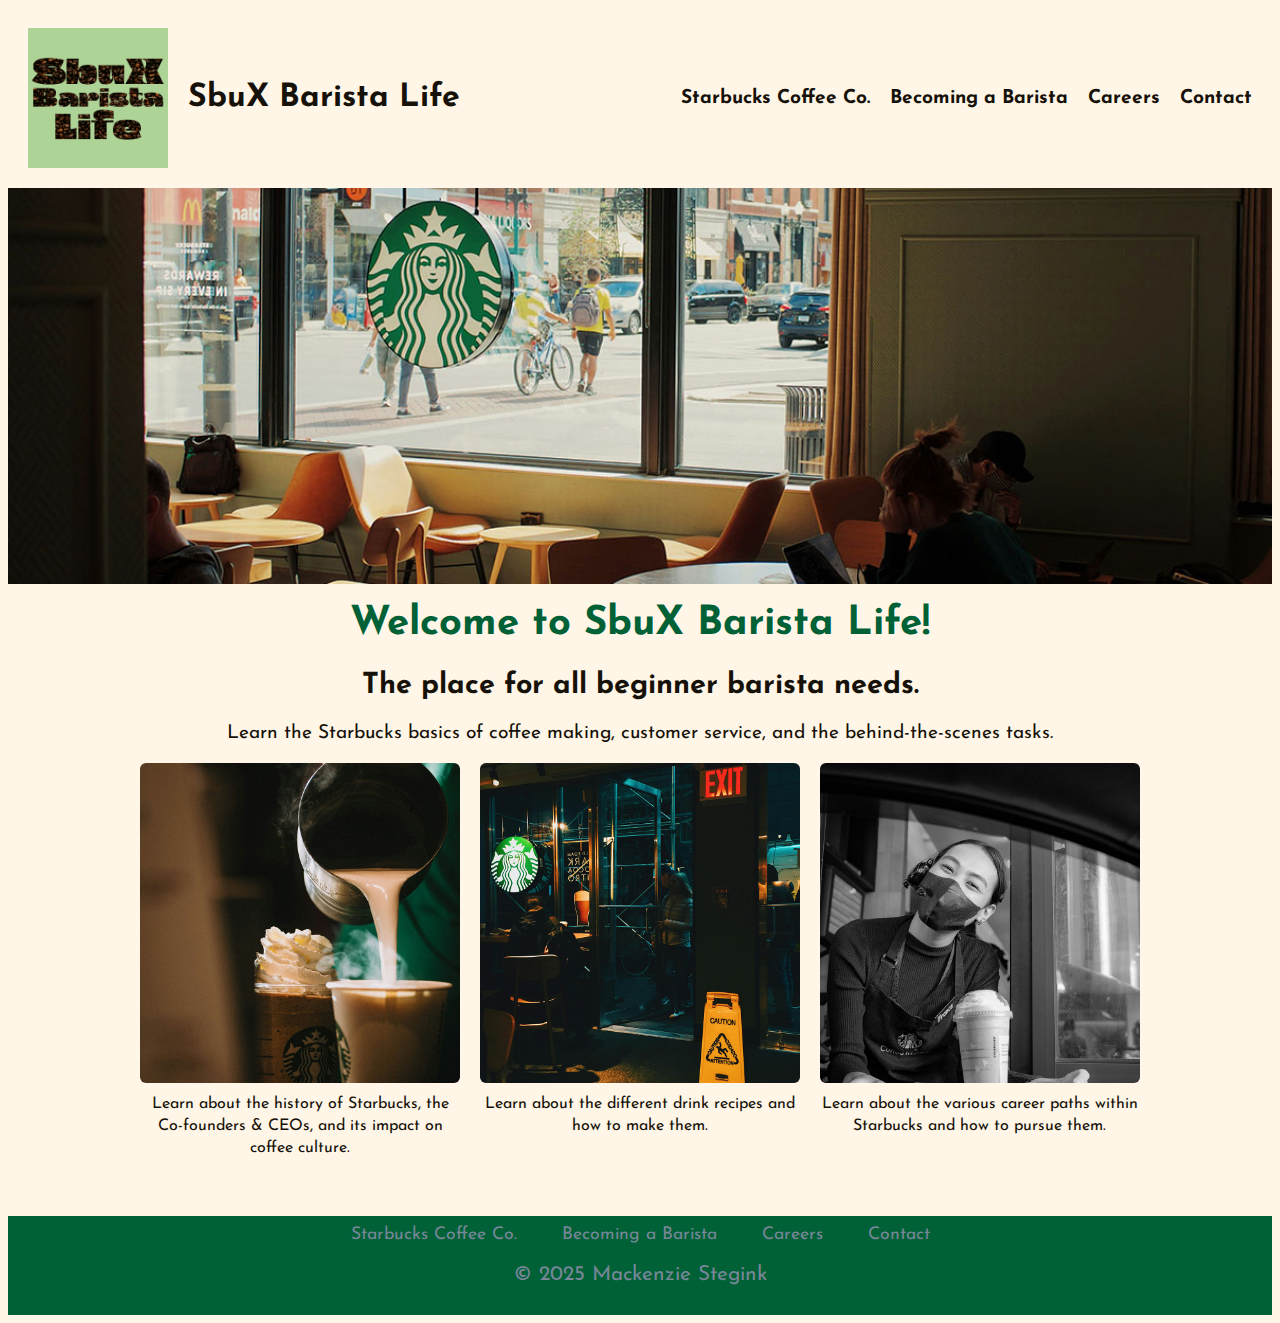
<file: index.html>
<!DOCTYPE html>
<html lang="en">
<head>
    <meta charset="UTF-8">
    <meta name="viewport" content="width=device-width, initial-scale=1.0">
    <meta name="author" content="Mackenzie Stegink">
    <meta name="description" content="Home page of SbuX Barista Life website">
    <title>SbuX Barista Life</title>
    <link rel="stylesheet" href="styles.css">
    <link rel="preconnect" href="https://fonts.googleapis.com">
    <link rel="preconnect" href="https://fonts.gstatic.com" crossorigin>
    <!-- Request Josefin Sans weights 200, 400, 700 -->
    <link href="https://fonts.googleapis.com/css2?family=Josefin+Sans:wght@200;400;700&display=swap" rel="stylesheet">
</head>
<body>
    <header>
        <div class="logo">
            <a href="index.html" class="logo-link">
                <img src="images/Logo_BaristaLife.png" alt="SbuX Barista Life logo" class="logo-img">
                <h1 class="site-title">SbuX Barista Life</h1>
            </a>
        </div>
        <nav>
            <ul>
                <li><a href="starbuckscoffee.html">Starbucks&nbsp;Coffee&nbsp;Co.</a></li>
                <li><a href="barista.html">Becoming&nbsp;a&nbsp;Barista</a></li>
                <li><a href="careers.html">Careers</a></li>
                <li><a href="contact.html">Contact</a></li>
            </ul>
        </nav>
    </header>
    <main>
        <div class="hero">
            <img src="images/insidesbucks.jpg" alt="Inside a Starbucks store with customers studying and a view of the city">
        <h1>Welcome to SbuX Barista Life!</h1>
        <h2>The place for all beginner barista needs.</h2>
        <p class="tag">Learn the Starbucks basics of coffee making, customer service, and the behind-the-scenes tasks.</p>
        <div class="page-previews">
  <div class="preview-item">
    <a href="starbuckscoffee.html">
      <img src="images/sbucksmilkpour.jpg" alt="Latte pour">
    </a>
    <p>Learn about the history of Starbucks, the Co-founders & CEOs, and its impact on coffee culture.</p>
  </div>

  <div class="preview-item">
    <a href="barista.html">
      <img src="images/nightsbucks.jpg" alt="Store at night">
    </a>
    <p>Learn about the different drink recipes and how to make them.</p>
  </div>

  <div class="preview-item">
    <a href="careers.html">
      <img src="images/sbucksdtbarista.jpg" alt="Drive-thru barista">
    </a>
    <p>Learn about the various career paths within Starbucks and how to pursue them.</p>
  </div>
</div>

        <!-- <div class="page-previews">
            <a href="starbuckscoffee.html"><img src="images/sbucksmilkpour.jpg" alt="A barista pouring steamed milk into a cup of espresso to make a latte"></a> 
            <a href="barista.html"><img src="images/nightsbucks.jpg" alt="A Starbucks store at night with many customers and a wet floor sign"></a>
            <a href="careers.html"><img src="images/sbucksdtbarista.jpg" alt="A Starbucks drive-thru barista handing a cup of coffee to a customer in a car"></a>
        </div> -->
    </main>
    <footer>
      <a href="starbuckscoffee.html">Starbucks&nbsp;Coffee&nbsp;Co.</a>
        <a href="barista.html">Becoming&nbsp;a&nbsp;Barista</a>
        <a href="careers.html">Careers</a>
        <a href="contact.html">Contact</a>
        <p>&copy; 2025 Mackenzie Stegink</p>
    </footer>
</body>
</html>
</file>
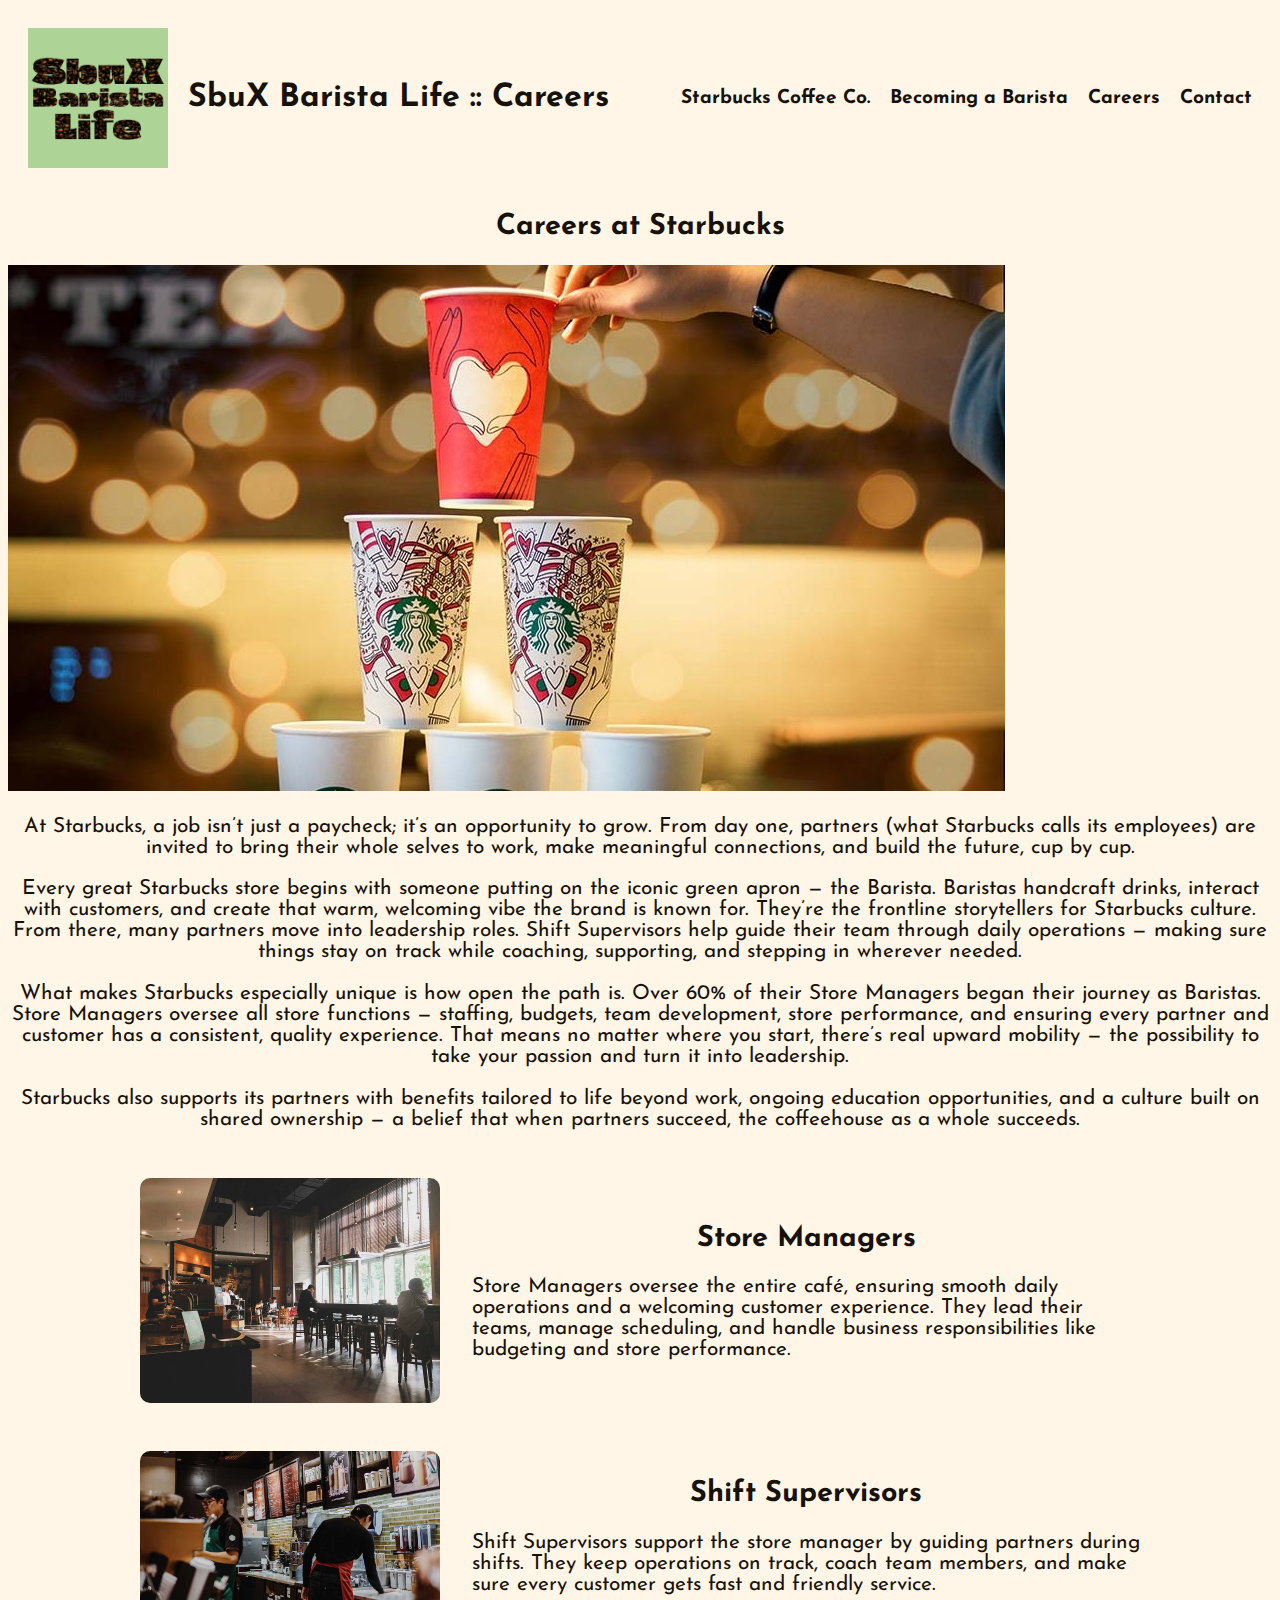
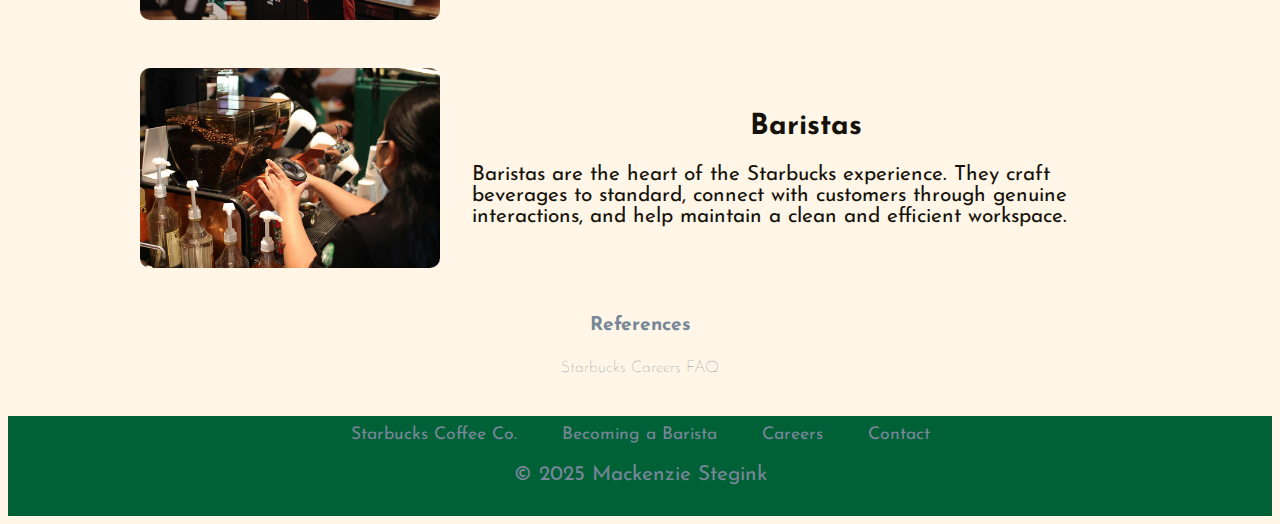
<file: careers.html>
<!DOCTYPE html>
<html lang="en">
<head>
    <meta charset="UTF-8">
    <meta name="viewport" content="width=device-width, initial-scale=1.0">
    <meta name="author" content="Mackenzie Stegink">
    <meta name="description" content="Careers page for SbuX Barista Life website">
    <title>SbuX Barista Life</title>
    <link rel="stylesheet" href="styles.css">
    <link rel="preconnect" href="https://fonts.googleapis.com">
    <link rel="preconnect" href="https://fonts.gstatic.com" crossorigin>
    <!-- Request Josefin Sans weights 200, 400, 700 -->
    <link href="https://fonts.googleapis.com/css2?family=Josefin+Sans:wght@200;400;700&display=swap" rel="stylesheet">
</head>
<body>
    <header>
        <div class="logo">
            <a href="index.html" class="logo-link">
                <img src="images/Logo_BaristaLife.png" alt="SbuX Barista Life logo" class="logo-img">
                <h1 class="site-title">SbuX Barista Life :: Careers</h1>
            </a>
        </div>
        <nav>
            <ul>
                <li><a href="starbuckscoffee.html">Starbucks&nbsp;Coffee&nbsp;Co.</a></li>
                <li><a href="barista.html">Becoming&nbsp;a&nbsp;Barista</a></li>
                <li><a href="careers.html">Careers</a></li>
                <li><a href="contact.html">Contact</a></li>
            </ul>
        </nav>
    </header>
    <main>
        <h2>Careers at Starbucks</h2>
            <img class="career-hero" src="images/sbuckswrittencups.jpg" alt="Stack of Starbucks cups with writing on them" >
        <section class="career-hero">
            <p>At Starbucks, a job isn’t just a paycheck; it’s an opportunity to grow. From day one, partners (what Starbucks calls its employees) are invited to bring their whole selves to work, make meaningful connections, and build the future, cup by cup.</p>

            <p>Every great Starbucks store begins with someone putting on the iconic green apron — the Barista. Baristas handcraft drinks, interact with customers, and create that warm, welcoming vibe the brand is known for. They’re the frontline storytellers for Starbucks culture. From there, many partners move into leadership roles. Shift Supervisors help guide their team through daily operations — making sure things stay on track while coaching, supporting, and stepping in wherever needed.</p>

            <p>What makes Starbucks especially unique is how open the path is. Over 60% of their Store Managers began their journey as Baristas. Store Managers oversee all store functions — staffing, budgets, team development, store performance, and ensuring every partner and customer has a consistent, quality experience. That means no matter where you start, there’s real upward mobility — the possibility to take your passion and turn it into leadership.</p>

            <p>Starbucks also supports its partners with benefits tailored to life beyond work, ongoing education opportunities, and a culture built on shared ownership — a belief that when partners succeed, the coffeehouse as a whole succeeds.</p>
    </section>    
        <!-- Section: Store Managers -->
    <section class="career-block">
      <div class="career-image">
        <img src="images/insidesbucks2.jpg" alt="Inside a Starbucks store with customers studying and a view of the city">
      </div>
      <div class="career-text">
        <h2>Store Managers</h2>
        <p>Store Managers oversee the entire café, ensuring smooth daily operations and a welcoming customer experience. They lead their teams, manage scheduling, and handle business responsibilities like budgeting and store performance.</p>
      </div>
    </section>

    <!-- Section: Shift Supervisors -->
    <section class="career-block reverse">
      <div class="career-text">
        <h2>Shift Supervisors</h2>
        <p>Shift Supervisors support the store manager by guiding partners during shifts. They keep operations on track, coach team members, and make sure every customer gets fast and friendly service.</p>
      </div>
      <div class="career-image">
        <img src="images/sbucksbaristahol.jpg" alt="Shift Supervisor">
      </div>
    </section>

    <!-- Section: Baristas -->
    <section class="career-block">
      <div class="career-image">
        <img src="images/usingmastrena.jpg" alt="Barista">
      </div>
      <div class="career-text">
        <h2>Baristas</h2>
        <p>Baristas are the heart of the Starbucks experience. They craft beverages to standard, connect with customers through genuine interactions, and help maintain a clean and efficient workspace.</p>
      </div>
    </section>
        <div class="references">
            <h4>References</h4>
            <ul>
                <li><a href="https://careers.starbucks.com/discover-opportunities/faqs-tips">Starbucks Careers FAQ</a></li>
                
            </ul>
        </div>
  </main>
    <footer>
      <a href="starbuckscoffee.html">Starbucks&nbsp;Coffee&nbsp;Co.</a>
        <a href="barista.html">Becoming&nbsp;a&nbsp;Barista</a>
        <a href="careers.html">Careers</a>
        <a href="contact.html">Contact</a>
        <p>&copy; 2025 Mackenzie Stegink</p>
    </footer>
</body>
</html>
</file>
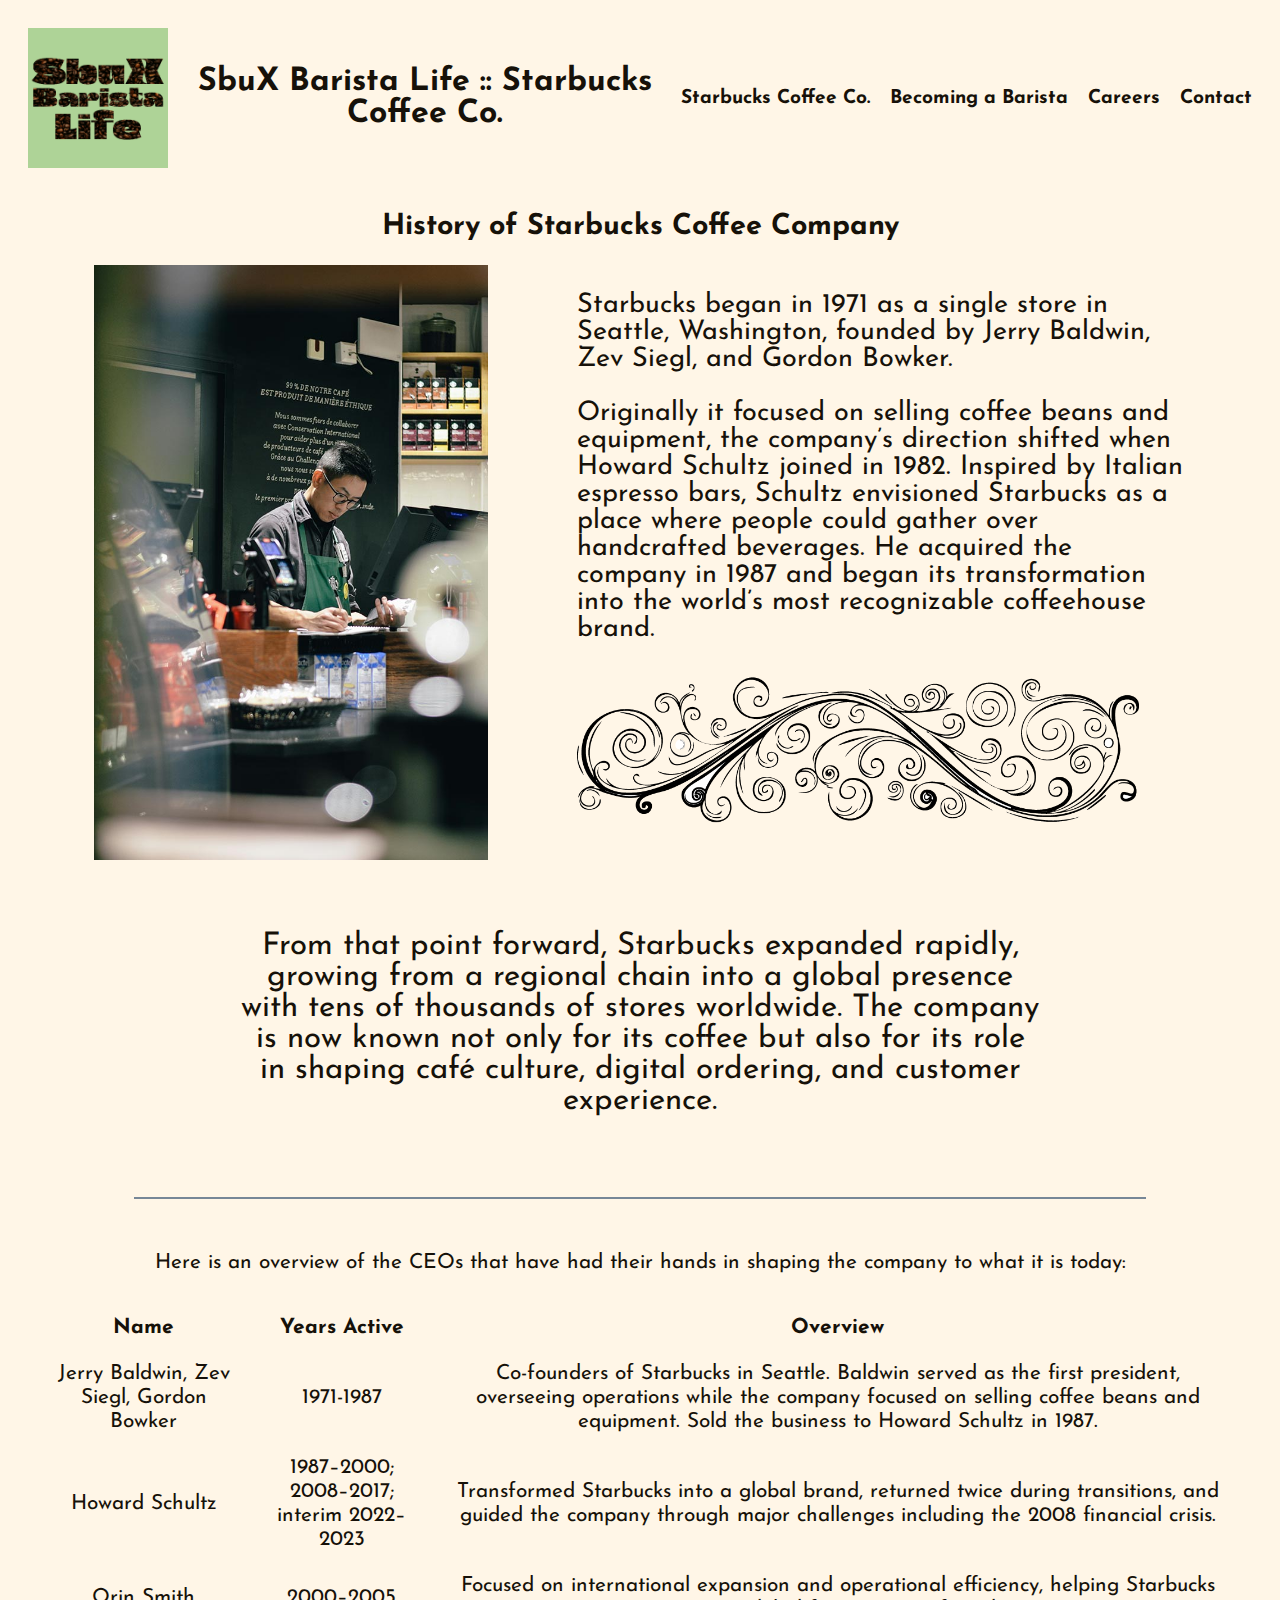
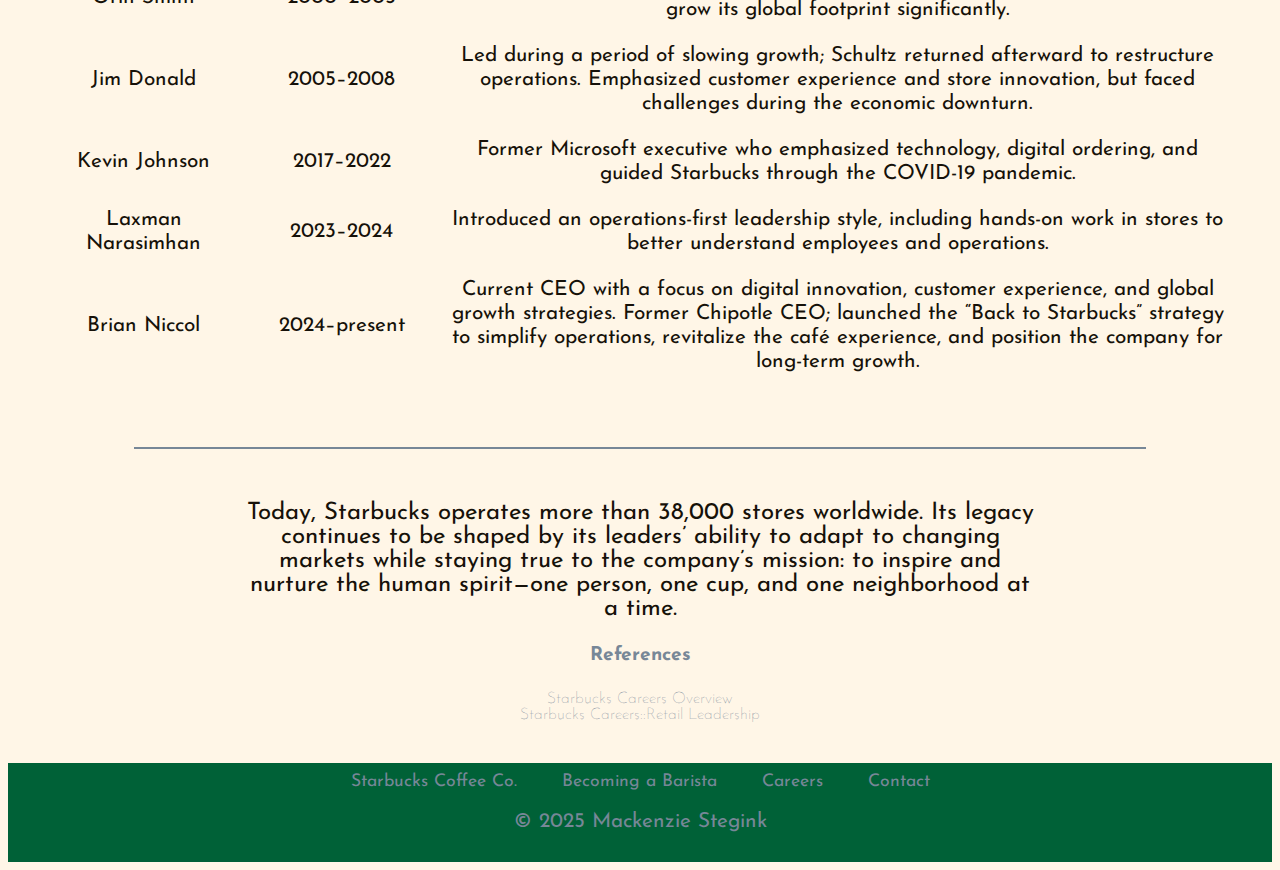
<file: starbuckscoffee.html>
<!DOCTYPE html>
<html lang="en">
<head>
    <meta charset="UTF-8">
    <meta name="viewport" content="width=device-width, initial-scale=1.0">
    <meta name="author" content="Mackenzie Stegink">
    <meta name="description" content="Starbucks History page for SbuX Barista Life website">
    <title>SbuX Barista Life</title>
    <link rel="stylesheet" href="styles.css">
    <link rel="preconnect" href="https://fonts.googleapis.com">
    <link rel="preconnect" href="https://fonts.gstatic.com" crossorigin>
    <!-- Request Josefin Sans weights 200, 400, 700 -->
    <link href="https://fonts.googleapis.com/css2?family=Josefin+Sans:wght@200;400;700&display=swap" rel="stylesheet">
</head>
<body>
    <header>
        <div class="logo">
            <a href="index.html" class="logo-link">
                <img src="images/Logo_BaristaLife.png" alt="SbuX Barista Life logo" class="logo-img">
                <h1 class="site-title">SbuX Barista Life :: Starbucks Coffee Co.</h1>
            </a>
        </div>
        <nav>
            <ul>
                <li><a href="starbuckscoffee.html">Starbucks&nbsp;Coffee&nbsp;Co.</a></li>
                <li><a href="barista.html">Becoming&nbsp;a&nbsp;Barista</a></li>
                <li><a href="careers.html">Careers</a></li>
                <li><a href="contact.html">Contact</a></li>
            </ul>
        </nav>
    </header>
    <main>
        <h2>History of Starbucks Coffee Company</h2>
        <div class="hero-row">
            <div class="sbhero">
                <img src="images/sbucksbarista.jpg" alt="Starbucks barista by register" class="main-img">
            </div>
            <div class="history">
                <p>Starbucks began in 1971 as a single store in Seattle, Washington, founded by Jerry Baldwin, Zev Siegl, and Gordon Bowker.</p>
                <p>Originally it focused on selling coffee beans and equipment, the company’s direction shifted when Howard Schultz joined in 1982. Inspired by Italian espresso bars, Schultz envisioned Starbucks as a place where people could gather over handcrafted beverages. He acquired the company in 1987 and began its transformation into the world’s most recognizable coffeehouse brand.</p>
                <img class="swirl" src="images/decorativeswirl.png" alt="Decorative swirl image">
            </div>
        </div>
        <div class="expansion">
            <p>From that point forward, Starbucks expanded rapidly, growing from a regional chain into a global presence with tens of thousands of stores worldwide. The company is now known not only for its coffee but also for its role in shaping café culture, digital ordering, and customer experience.</p>
            
        </div>
        <hr id="linebreak" aria-hidden="true">
        <table>
            <caption>Here is an overview of the CEOs that have had their hands in shaping the company to what it is today:</caption>
            <thead>
                <tr>
                    <th scope="col">Name</th>
                    <th scope="col">Years Active</th>
                    <th scope="col">Overview</th>
                </tr>
            </thead>
            <tbody>
                <tr>
                    <td>Jerry Baldwin, Zev Siegl, Gordon Bowker</td>
                    <td>1971-1987</td>
                    <td>Co-founders of Starbucks in Seattle. Baldwin served as the first president, overseeing operations while the company focused on selling coffee beans and equipment. Sold the business to Howard Schultz in 1987.</td>
                </tr>
                <tr>
                    <td>Howard Schultz</td>
                    <td>1987–2000; 2008–2017; interim 2022–2023</td>
                    <td>Transformed Starbucks into a global brand, returned twice during transitions, and guided the company through major challenges including the 2008 financial crisis.</td>
                </tr>
                <tr>
                    <td>Orin Smith</td>
                    <td>2000–2005</td>
                    <td>Focused on international expansion and operational efficiency, helping Starbucks grow its global footprint significantly.</td>
                </tr>
                <tr>
                    <td>Jim Donald</td>
                    <td>2005–2008</td>
                    <td>Led during a period of slowing growth; Schultz returned afterward to restructure operations. Emphasized customer experience and store innovation, but faced challenges during the economic downturn.</td>
                </tr>
                <tr>
                    <td>Kevin Johnson</td>
                    <td>2017–2022</td>
                    <td>Former Microsoft executive who emphasized technology, digital ordering, and guided Starbucks through the COVID-19 pandemic.</td>
                </tr>
                <tr>
                    <td>Laxman Narasimhan</td>
                    <td>2023–2024</td>
                    <td>Introduced an operations-first leadership style, including hands-on work in stores to better understand employees and operations.</td>
                </tr>
                <tr>
                    <td>Brian Niccol</td>
                    <td>2024–present</td>
                    <td>Current CEO with a focus on digital innovation, customer experience, and global growth strategies. Former Chipotle CEO; launched the “Back to Starbucks” strategy to simplify operations, revitalize the café experience, and position the company for long-term growth.</td>
                </tr>
            </tbody>
    </table>
    <hr id="linebreak" aria-hidden="true">
        <p class="mission">Today, Starbucks operates more than 38,000 stores worldwide. Its legacy continues to be shaped by its leaders’ ability to adapt to changing markets while staying true to the company’s mission: to inspire and nurture the human spirit—one person, one cup, and one neighborhood at a time.</p>

        <div class="references">
            <h4>References</h4>
            <ul>
                <li><a href="https://careers.starbucks.com/discover-opportunities/retail">Starbucks Careers Overview</a></li>
                <li><a href="https://careers.starbucks.com/discover-opportunities/retail-leadership">Starbucks Careers::Retail Leadership</a></li>
            </ul>
        </div>
    </main>
    <footer>
        <a href="starbuckscoffee.html">Starbucks&nbsp;Coffee&nbsp;Co.</a>
        <a href="barista.html">Becoming&nbsp;a&nbsp;Barista</a>
        <a href="careers.html">Careers</a>
        <a href="contact.html">Contact</a>
        <p>&copy; 2025 Mackenzie Stegink</p>
    </footer>
</body>
</html>
</file>
<file: styles.css>
:root {
    --text: #161109;
    --background: #fff6e7;
    --primary: #006137;
    --secondary: #aed397;
    --accent: #778797;
}
body {
  font-family: 'Josefin Sans', sans-serif;
  color: var(--text);
  background: var(--background);
}
.josefin-sans-extralight { font-weight: 200; }
.josefin-sans-regular { font-weight: 400; }
.josefin-sans-bold { font-weight: 700; }
header {
    display: flex;
    align-items: center;
    justify-content: space-between;
    padding: 20px;
}
.logo {
    display: flex;
    align-items: center;
    gap: 12px;
}
.logo h1 {
    margin: 0;
    font-size: 2rem;
    padding-left: 20px;
    color: var(--text);
    display: flex;
    align-items: center;
}
nav ul {
    list-style: none;
    display: flex;
    gap: 20px;
    padding-left: 20px;
    align-items: center;
    justify-content: center;
    font-size: 1.2rem;
}
.logo-link {
    display: flex;
    align-items: center;
    text-decoration: none;
    color: inherit;
}
.logo-img {
    width: 140px;
    height: auto;
    display: block;
}
.site-title {
    margin: 0;
    font-size: 1.4rem;
    padding-left: 8px;
}
nav a {
    text-decoration: none;
    color: var(--text);
    font-weight: 700;
}
nav a:hover {
    color: var(--primary);
}
h2, h3 {
    font-size: 1.8rem;
    text-align: center;
}
h1 {
    color: var(--primary);
    font-size: 2.5rem;
    margin-top: 20px;
    text-align: center;
}
.hero {
    width: 100%;
    max-width: 1280px;
    margin: 0 auto; 
    padding: 0;
}
p {
    font-size: 1.3em;
}
.history {
    flex: 1 1 50%;
    padding: 0 20px;
    max-width: 50ch;
    font-size: 1.3rem;
    margin-right: 3rem;
}
.sbhero {
    flex: 0 0 40%;
    padding-left: 20px;
}
.hero-row {
    display: flex;
    align-items: flex-start;
    gap: 20px;
    max-width: 1280px;
    margin: 0 auto;
    padding: 0 16px;
}
.expansion {
    max-width: 800px;
    margin: 24px auto; 
    padding: 16px;
    text-align: center;
    font-size: 1.5rem;
}
img.swirl {
    width: 92%;
    max-width: 100%;
    height: auto;
    display: block;
    justify-content: center;
}
.sbhero img {
    width: 80%;
    height: auto;
    display: block;
    object-fit: cover;
    justify-content: center;
    padding-left: 50px;
}
.hero img {
    width: 100%;
    height: auto;
    display: block;
    object-fit: cover;
}
hr#linebreak {
    border: 0;
    border-top: 2px solid var(--accent);
    width: 80%;
    margin: 32px auto;
    padding-bottom: 20px;
}
.tag {
    text-align: center;
    font-size: 1.2rem;
    margin-top: 10px;
}
.mission {
    text-align: center;
    font-size: 1.5rem;
    margin: 20px auto;
    max-width: 800px;
    padding: 0 20px;
}
table {
    width: 100%;
    margin: 0 auto;
    font-size: 1.3rem;
    line-height: 1.5rem;
    padding: 20px;
    border-spacing: 20px;
    text-align: center;
}
.page-previews {
    display: flex;
    justify-content: center;
    gap: 20px;
    margin-top: 20px;
    flex-wrap: nowrap;
    align-items: flex-start;
    width: 100%;
    max-width: 1000px;
    margin-left: auto;
    margin-right: auto;
}
.preview-item {
  flex: 1;
  text-align: center;
}
.preview-item img {
  width: 100%;
  aspect-ratio: 1 / 1;
  object-fit: cover;
  display: block;
  border-radius: 6px;
}
.preview-item p {
  margin-top: 10px;
  font-size: 1rem;
  line-height: 1.4;
  max-width: 100%;
}
.page-previews > * {
  flex: 0 0 calc((100% - 40px) / 3);
  max-width: calc((100% - 40px) / 3);
  display: block;
}
.page-previews img {
  width: 100%;
  height: auto;
  aspect-ratio: 1 / 1;
  object-fit: cover;
  display: block;
  border-radius: 6px;
}
.page-previews img:hover {
  filter: brightness(0.75);
  transform: scale(1.05);
  transition: transform 0.3s ease, filter 0.3s ease;
}
.page-previews a {
  display: block;
  flex: 1;
}
.description {
  display: flex;
  justify-content: space-evenly;
  gap: 20px;
  margin: 20px auto 0;
  width: 100%;
  max-width: 1000px;
  text-align: center;
}
.video-container {
  display: flex;
  justify-content: center; 
  gap: 20px;               
  margin: 20px;
  flex-wrap: wrap;         
}
.mastery {
    max-width: 800px;
    margin: 20px auto;
    font-size: 1.2rem;
    padding: 0 20px;
    text-align: center;
}
details p {
    text-align: left;
    font-size: 1.1rem;
    line-height: 1.4;
    margin-top: 8px;
}
details summary {
    font-size: 1.4rem;
    margin: 0;
}
video {
    width: 500px; 
    height: auto;
    max-width: 100%;  
    border: 2px solid #333;
    border-radius: 10px;
}
form {
	width: 450px;
	margin: 16px auto;
	padding: 16px;
}
input, label, select, textarea {
	display: block;
	width: 100%;
}
label {
	margin: 0 0 4px 16px;
	font-weight: bold;
    font-size: 1.3rem;
}
button {
    background-color: var(--primary);
    color: var(--secondary);
    padding: 12px 20px;
    font-size: 1.2rem;
    border-radius: 4px;
    width: 150px;
    cursor: pointer;
    margin: 0 auto;
    display: block;
}
select, input, textarea {
    width: 100%;
    padding: 10px;
    border: 1px inset var(--secondary);
    border-radius: 4px;
    box-sizing: border-box;
    font-size: 1rem;
    background-color: #ffffff;
    margin-bottom: 28px;
}
.pour {
    display: block;
    margin: 20px auto;
    max-width: 200%;
    width: 80%;
    height: auto;
    border: 2px solid #333;
    border-radius: 10px;
}
footer {
    text-align: center;
    padding: 10px;
    background: var(--primary);
    color: var(--accent);
    margin-top: 40px;
}
details {
  border: 1px solid #ccc;
  border-radius: 4px;
  margin: 0.5em 0;
  padding: 0.5em;
  font-family: Arial, sans-serif;
  max-width: 800px;
  margin: 20px auto;
}
.career-block {
  display: flex;
  align-items: center;   
  justify-content: space-between;
  gap: 2rem;
  margin: 3rem auto;
  max-width: 1000px;
  padding: 0 1rem;
}
.career-block > .career-image {
  flex: 0 0 300px;
}
.career-block > .career-text {
  flex: 1;
}
.career-image img {
  width: 100%;
  height: auto;
  display: block;
  border-radius: 10px;
  object-fit: cover;
}
.career-block.reverse {
  flex-direction: row-reverse;
}
#required-fields {
    text-align: center;
    color: var(--accent);
}
.career-hero {
    margin: 0;
    padding: 0;
    justify-content: center;
    text-align: center;
}
.career-hero img {
    width: 100%;
    display: block;
    height: auto;
}
summary {
  font-weight: bold;
  cursor: pointer;
  list-style: none;
}
summary::-webkit-details-marker {
  display: none;
}
summary::after {
  content: "▶";
  float: right;
  transition: transform 0.3s ease;
}
details[open] summary::after {
  transform: rotate(90deg);
}
.references {
    max-width: 800px;
    margin: 20px auto;
    font-size: 1.2rem;
    padding: 0 20px;
    font-weight: lighter;
    text-align: center;
    color: var(--accent);

}
.references a {
    text-decoration: none;
    color: var(--accent);
}
.references ul {
    list-style: none;
    padding: 0;
    font-size: 1rem;
    font-weight: lighter;
}
footer a {
    text-decoration: none;
    color: var(--accent);
    margin: 0 10px;
    font-size: 1.1rem;
    background-color: #006137;
    padding: 10px;
}
</file>
